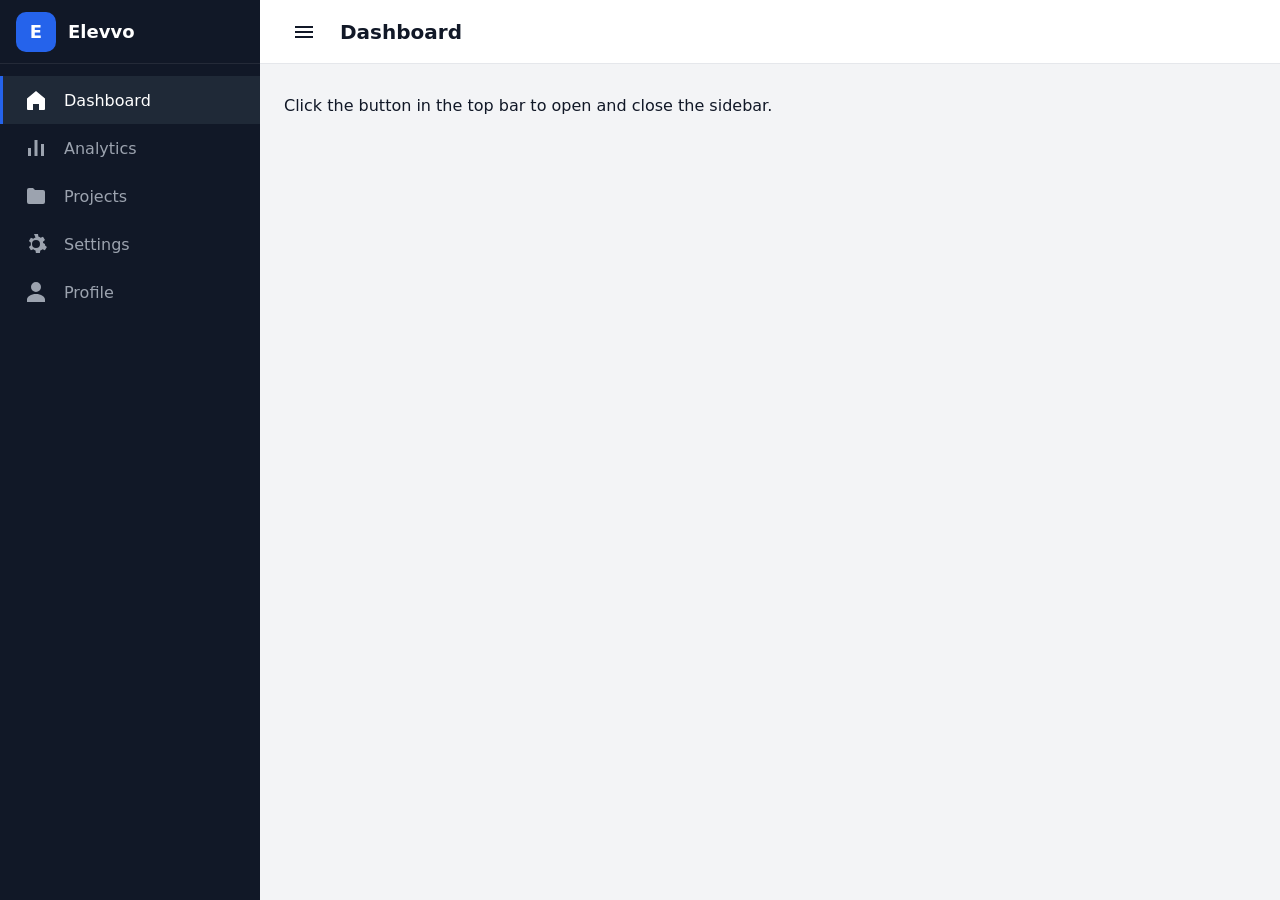
<file: task1-collapsible-sidebar/index.html>
<!DOCTYPE html>
<html lang="en">
<head>
    <meta charset="UTF-8">
    <meta name="viewport" content="width=device-width, initial-scale=1.0">
    <title>Collapsible Sidebar</title>
    <link rel="stylesheet" href="style.css">
</head>
<body>

    <div class="layout">

        <aside class="sidebar" id="sidebar">

            <div class="sidebar-head">
                <div class="logo">
                    <span class="logo-mark">E</span>
                    <span class="logo-text">Elevvo</span>
                </div>
            </div>

            <nav class="menu">
                <a class="menu-item active" href="#">
                    <svg class="icon" viewBox="0 0 24 24"><path d="M3 10.5 12 3l9 7.5V21a1 1 0 0 1-1 1h-5v-6H9v6H4a1 1 0 0 1-1-1z"/></svg>
                    <span class="label">Dashboard</span>
                </a>
                <a class="menu-item" href="#">
                    <svg class="icon" viewBox="0 0 24 24"><path d="M4 20h3v-8H4zm6.5 0h3V4h-3zM17 20h3v-12h-3z"/></svg>
                    <span class="label">Analytics</span>
                </a>
                <a class="menu-item" href="#">
                    <svg class="icon" viewBox="0 0 24 24"><path d="M3 6a2 2 0 0 1 2-2h4l2 2h8a2 2 0 0 1 2 2v10a2 2 0 0 1-2 2H5a2 2 0 0 1-2-2z"/></svg>
                    <span class="label">Projects</span>
                </a>
                <a class="menu-item" href="#">
                    <svg class="icon" viewBox="0 0 24 24"><path d="M12 8a4 4 0 1 0 0 8 4 4 0 0 0 0-8m9 4a9 9 0 0 1-.1 1.3l2 1.6-2 3.4-2.4-1a9 9 0 0 1-2.2 1.3l-.4 2.4h-4l-.4-2.4a9 9 0 0 1-2.2-1.3l-2.4 1-2-3.4 2-1.6a9 9 0 0 1 0-2.6l-2-1.6 2-3.4 2.4 1a9 9 0 0 1 2.2-1.3L10 2h4l.4 2.4a9 9 0 0 1 2.2 1.3l2.4-1 2 3.4-2 1.6c.06.43.1.86.1 1.3"/></svg>
                    <span class="label">Settings</span>
                </a>
                <a class="menu-item" href="#">
                    <svg class="icon" viewBox="0 0 24 24"><path d="M12 12a5 5 0 1 0 0-10 5 5 0 0 0 0 10m0 2c-5 0-9 2.5-9 5.5V22h18v-2.5c0-3-4-5.5-9-5.5"/></svg>
                    <span class="label">Profile</span>
                </a>
            </nav>

        </aside>

        <main class="content">
            <header class="topbar">
                <button class="toggle" id="toggle" aria-label="Toggle sidebar" aria-expanded="true">
                    <svg viewBox="0 0 24 24"><path d="M3 6h18v2H3zm0 5h18v2H3zm0 5h18v2H3z"/></svg>
                </button>
                <h1>Dashboard</h1>
            </header>

            <section class="page">
                <p>Click the button in the top bar to open and close the sidebar.</p>
            </section>
        </main>

    </div>

    <script src="script.js"></script>
</body>
</html>
</file>
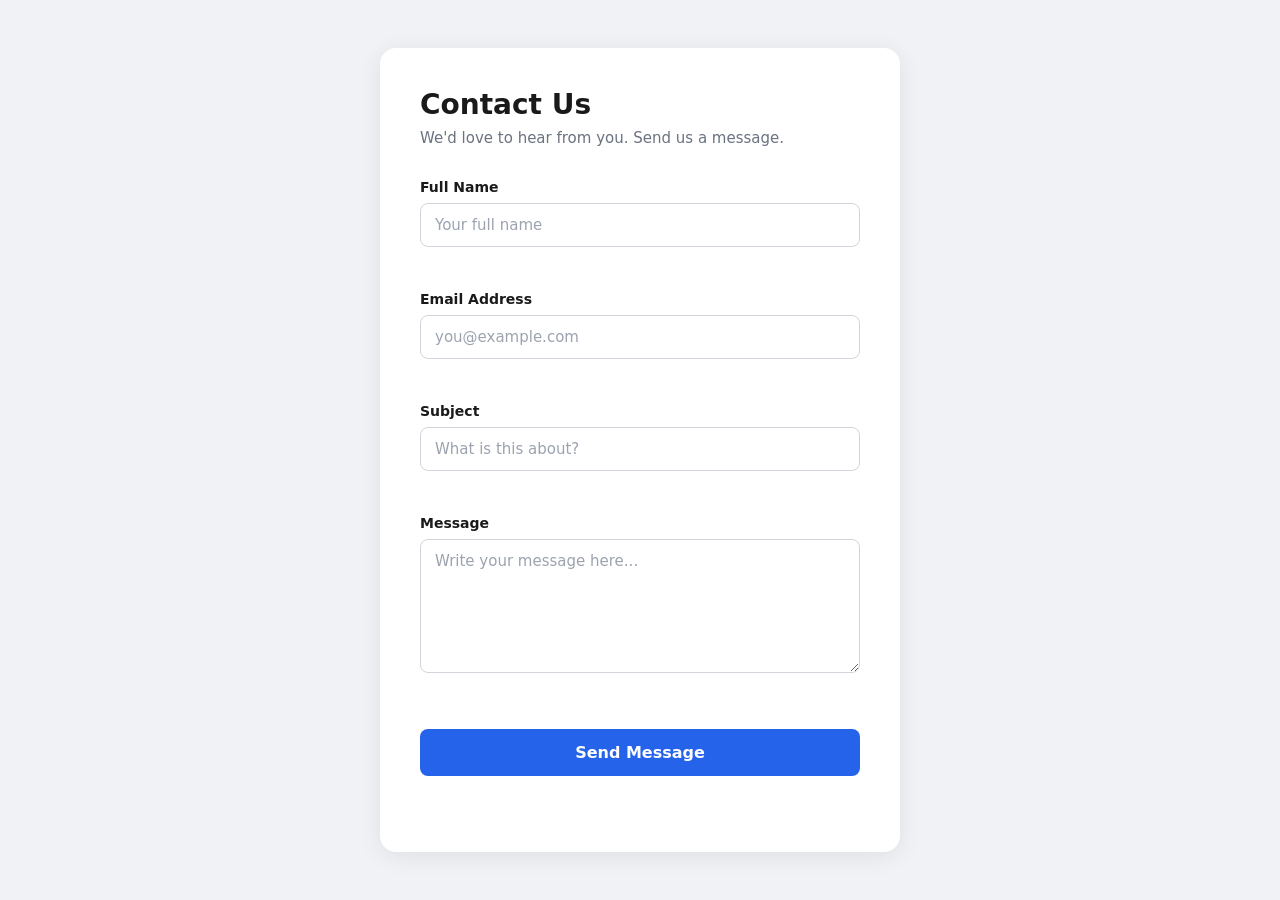
<file: task2-contact-form/index.html>
<!DOCTYPE html>
<html lang="en">
<head>
    <meta charset="UTF-8">
    <meta name="viewport" content="width=device-width, initial-scale=1.0">
    <title>Contact Us</title>
    <link rel="stylesheet" href="style.css">
</head>
<body>

    <main class="container">

        <h1>Contact Us</h1>
        <p class="subtitle">We'd love to hear from you. Send us a message.</p>

        <form id="contactForm" novalidate>

            <div class="field">
                <label for="name">Full Name</label>
                <input type="text" id="name" name="name" placeholder="Your full name">
                <span class="error" id="nameError"></span>
            </div>

            <div class="field">
                <label for="email">Email Address</label>
                <input type="email" id="email" name="email" placeholder="you@example.com">
                <span class="error" id="emailError"></span>
            </div>

            <div class="field">
                <label for="subject">Subject</label>
                <input type="text" id="subject" name="subject" placeholder="What is this about?">
                <span class="error" id="subjectError"></span>
            </div>

            <div class="field">
                <label for="message">Message</label>
                <textarea id="message" name="message" rows="6" placeholder="Write your message here..."></textarea>
                <span class="error" id="messageError"></span>
            </div>

            <button type="submit">Send Message</button>

            <p class="status" id="formStatus"></p>

        </form>

    </main>

    <script src="script.js"></script>
</body>
</html>
</file>
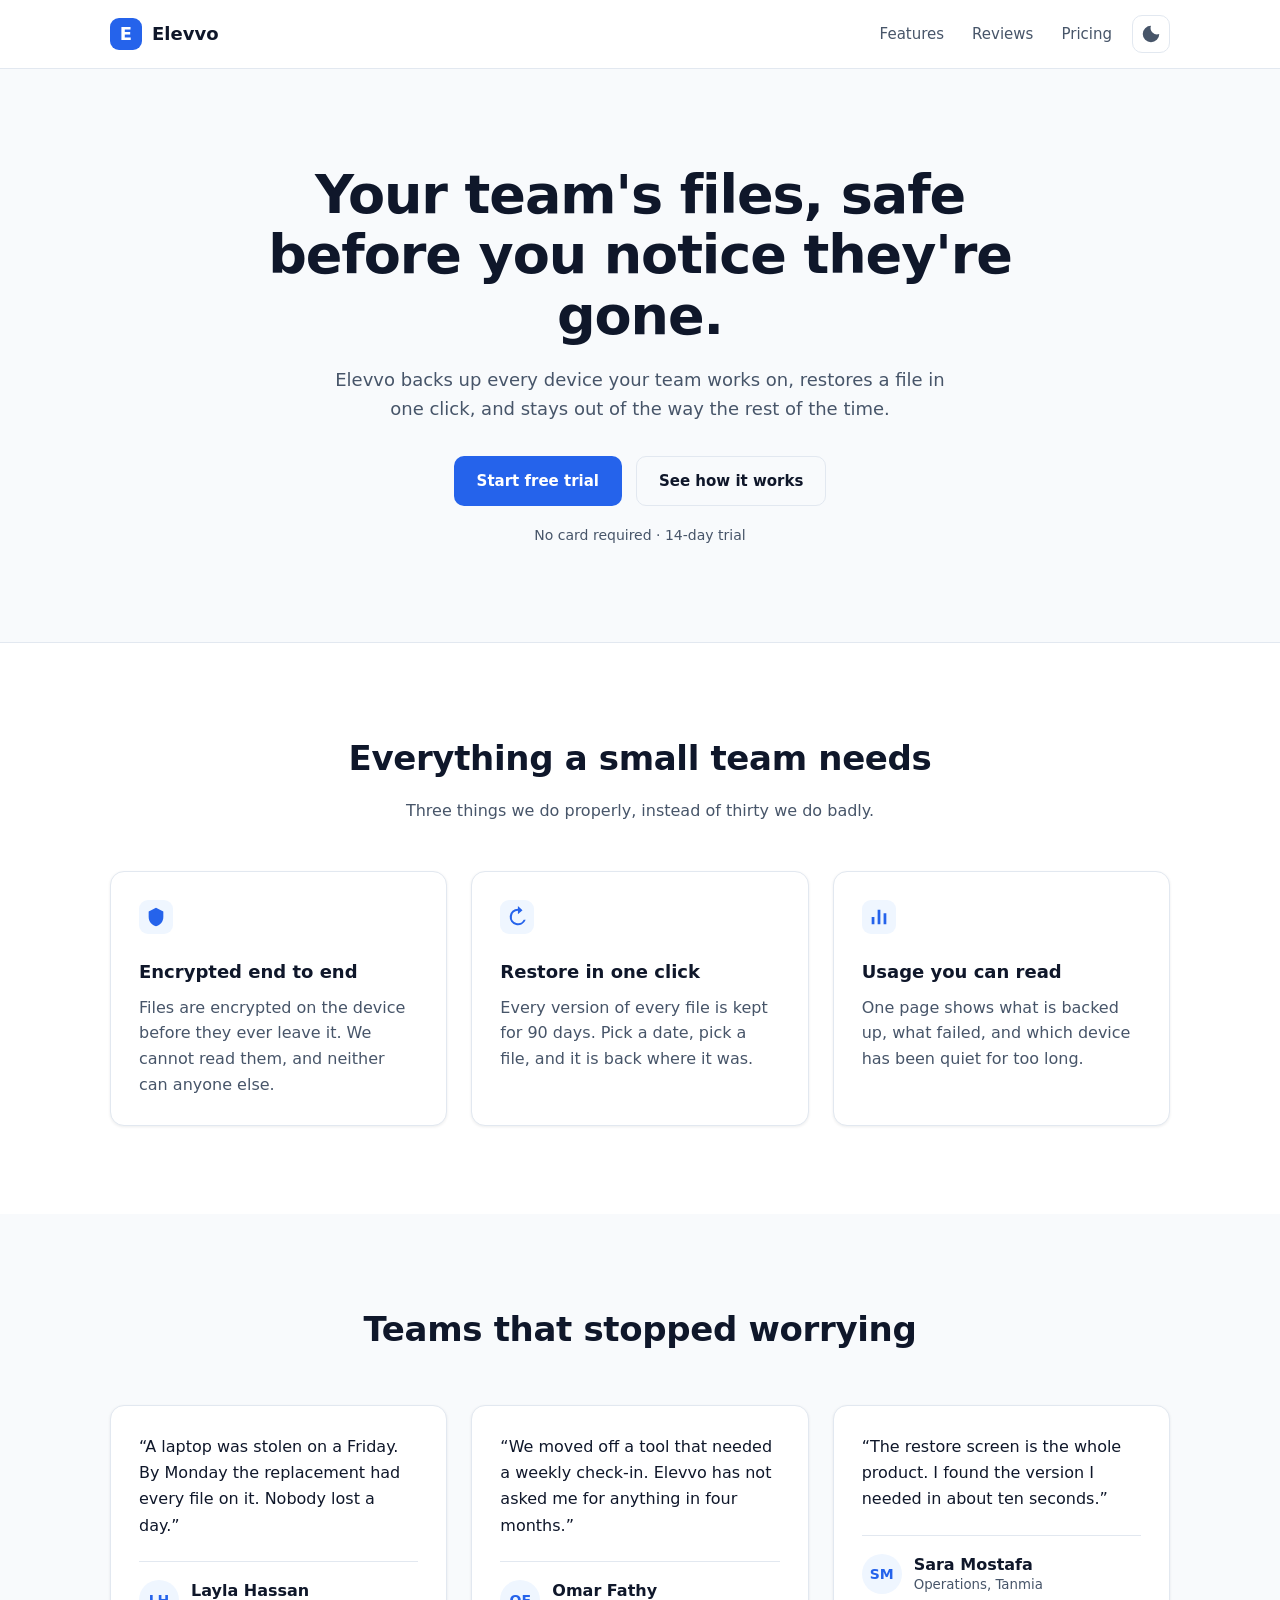
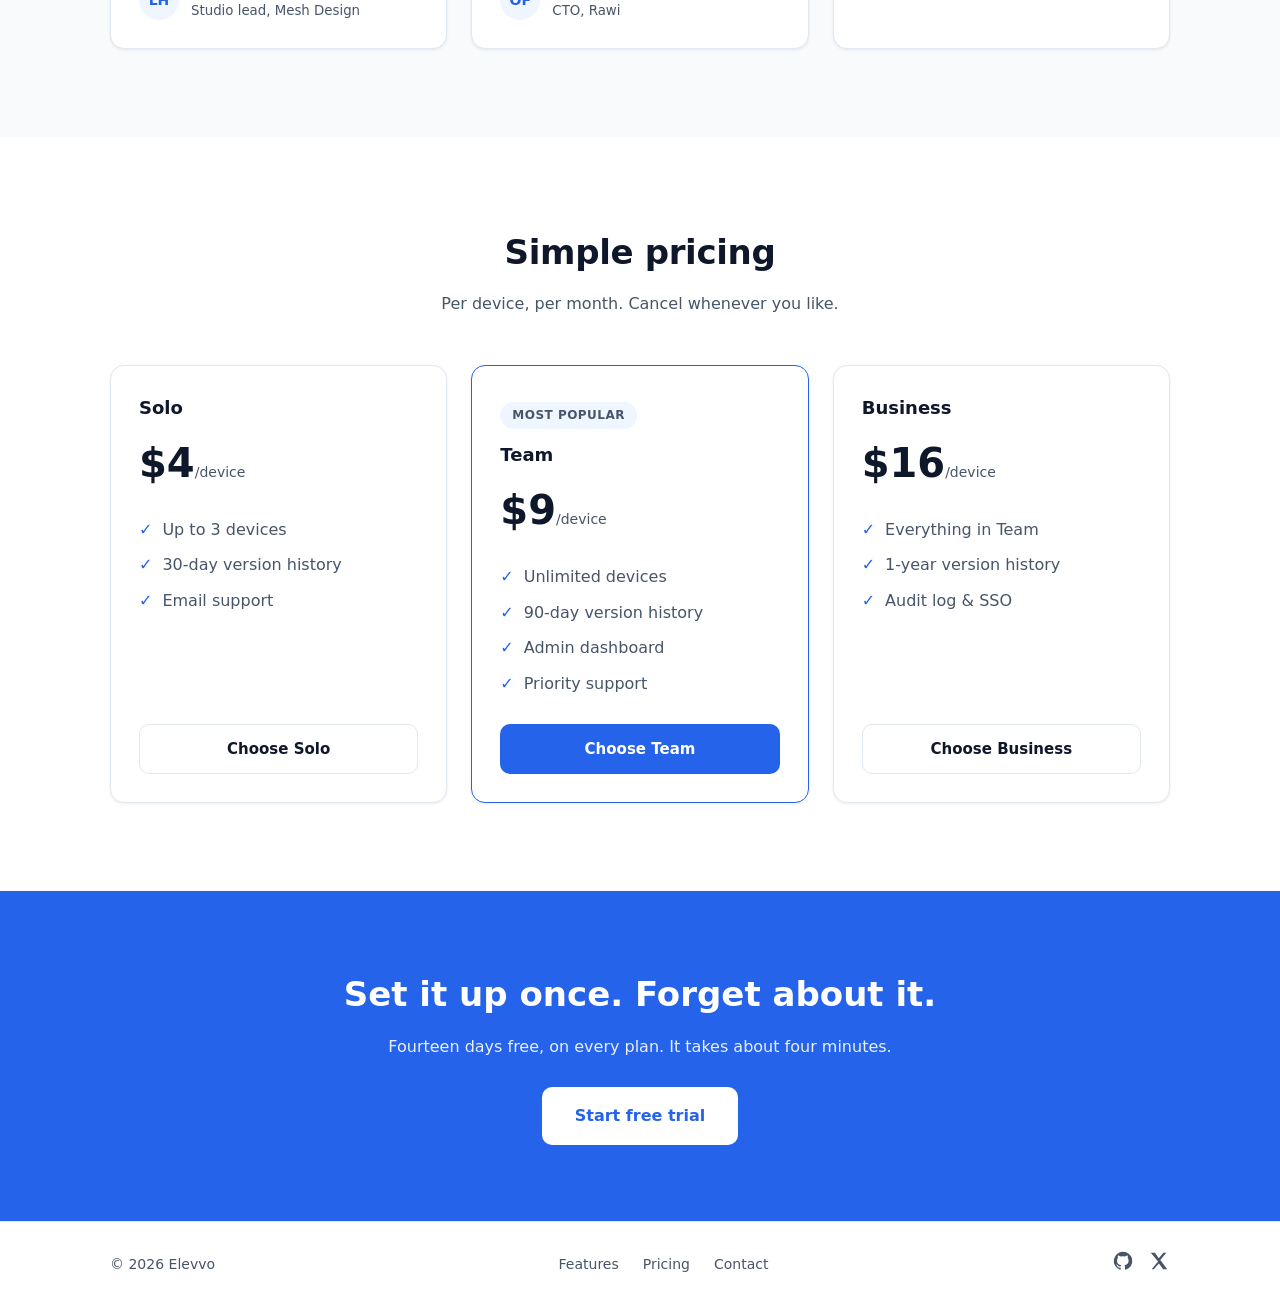
<file: task5-landing-page/index.html>
<!DOCTYPE html>
<html lang="en">
<head>
    <meta charset="UTF-8">
    <meta name="viewport" content="width=device-width, initial-scale=1.0">
    <title>Elevvo — Backup that just works</title>
    <link rel="stylesheet" href="style.css">
</head>
<body>

    <header class="site-header">
        <div class="container header-inner">
            <a class="logo" href="#">
                <span class="logo-mark">E</span>
                <span class="logo-text">Elevvo</span>
            </a>

            <nav class="site-nav">
                <a href="#features">Features</a>
                <a href="#testimonials">Reviews</a>
                <a href="#pricing">Pricing</a>
            </nav>

            <button class="theme-toggle" id="themeToggle" type="button" aria-label="Switch to dark mode">
                <svg class="icon" viewBox="0 0 24 24"><path d="M12 3a9 9 0 1 0 9 9 7 7 0 0 1-9-9z"/></svg>
            </button>
        </div>
    </header>

    <main>

        <!-- 1 — Hero -->
        <section class="hero">
            <div class="container hero-inner">
                <h1>Your team's files, safe before you notice they're gone.</h1>
                <p class="lead">Elevvo backs up every device your team works on, restores a file in one click, and stays out of the way the rest of the time.</p>
                <div class="hero-actions">
                    <a class="btn btn-primary" href="#pricing">Start free trial</a>
                    <a class="btn btn-ghost" href="#features">See how it works</a>
                </div>
                <p class="hero-note">No card required &middot; 14-day trial</p>
            </div>
        </section>

        <!-- 2 — Features -->
        <section class="section" id="features">
            <div class="container">
                <h2 class="section-title">Everything a small team needs</h2>
                <p class="section-sub">Three things we do properly, instead of thirty we do badly.</p>

                <div class="grid grid-3">
                    <article class="card">
                        <svg class="icon" viewBox="0 0 24 24"><path d="M12 2 4 6v6c0 5 3.4 9.1 8 10 4.6-.9 8-5 8-10V6z"/></svg>
                        <h3>Encrypted end to end</h3>
                        <p>Files are encrypted on the device before they ever leave it. We cannot read them, and neither can anyone else.</p>
                    </article>

                    <article class="card">
                        <svg class="icon" viewBox="0 0 24 24"><path d="M13 3a9 9 0 1 0 8.5 12h-2.2A6.8 6.8 0 1 1 13 5.2V9l5-4.5L13 0z"/></svg>
                        <h3>Restore in one click</h3>
                        <p>Every version of every file is kept for 90 days. Pick a date, pick a file, and it is back where it was.</p>
                    </article>

                    <article class="card">
                        <svg class="icon" viewBox="0 0 24 24"><path d="M4 20h3v-8H4zm6.5 0h3V4h-3zM17 20h3v-12h-3z"/></svg>
                        <h3>Usage you can read</h3>
                        <p>One page shows what is backed up, what failed, and which device has been quiet for too long.</p>
                    </article>
                </div>
            </div>
        </section>

        <!-- 3 — Testimonials -->
        <section class="section section-alt" id="testimonials">
            <div class="container">
                <h2 class="section-title">Teams that stopped worrying</h2>

                <div class="grid grid-3">
                    <figure class="card quote">
                        <blockquote>A laptop was stolen on a Friday. By Monday the replacement had every file on it. Nobody lost a day.</blockquote>
                        <figcaption>
                            <span class="avatar">LH</span>
                            <span class="who"><strong>Layla Hassan</strong><small>Studio lead, Mesh Design</small></span>
                        </figcaption>
                    </figure>

                    <figure class="card quote">
                        <blockquote>We moved off a tool that needed a weekly check-in. Elevvo has not asked me for anything in four months.</blockquote>
                        <figcaption>
                            <span class="avatar">OF</span>
                            <span class="who"><strong>Omar Fathy</strong><small>CTO, Rawi</small></span>
                        </figcaption>
                    </figure>

                    <figure class="card quote">
                        <blockquote>The restore screen is the whole product. I found the version I needed in about ten seconds.</blockquote>
                        <figcaption>
                            <span class="avatar">SM</span>
                            <span class="who"><strong>Sara Mostafa</strong><small>Operations, Tanmia</small></span>
                        </figcaption>
                    </figure>
                </div>
            </div>
        </section>

        <!-- 4 — Pricing -->
        <section class="section" id="pricing">
            <div class="container">
                <h2 class="section-title">Simple pricing</h2>
                <p class="section-sub">Per device, per month. Cancel whenever you like.</p>

                <div class="grid grid-3">
                    <article class="card plan">
                        <h3>Solo</h3>
                        <p class="price"><span>$4</span>/device</p>
                        <ul class="plan-list">
                            <li>Up to 3 devices</li>
                            <li>30-day version history</li>
                            <li>Email support</li>
                        </ul>
                        <a class="btn btn-ghost" href="#">Choose Solo</a>
                    </article>

                    <article class="card plan featured">
                        <p class="badge">Most popular</p>
                        <h3>Team</h3>
                        <p class="price"><span>$9</span>/device</p>
                        <ul class="plan-list">
                            <li>Unlimited devices</li>
                            <li>90-day version history</li>
                            <li>Admin dashboard</li>
                            <li>Priority support</li>
                        </ul>
                        <a class="btn btn-primary" href="#">Choose Team</a>
                    </article>

                    <article class="card plan">
                        <h3>Business</h3>
                        <p class="price"><span>$16</span>/device</p>
                        <ul class="plan-list">
                            <li>Everything in Team</li>
                            <li>1-year version history</li>
                            <li>Audit log &amp; SSO</li>
                        </ul>
                        <a class="btn btn-ghost" href="#">Choose Business</a>
                    </article>
                </div>
            </div>
        </section>

        <!-- 5 — Call to action -->
        <section class="cta">
            <div class="container cta-inner">
                <h2>Set it up once. Forget about it.</h2>
                <p>Fourteen days free, on every plan. It takes about four minutes.</p>
                <a class="btn btn-primary btn-lg" href="#">Start free trial</a>
            </div>
        </section>

    </main>

    <footer class="site-footer">
        <div class="container footer-inner">
            <p class="copy">&copy; 2026 Elevvo</p>

            <nav class="footer-links">
                <a href="#features">Features</a>
                <a href="#pricing">Pricing</a>
                <a href="#">Contact</a>
            </nav>

            <div class="social">
                <a href="#" aria-label="Elevvo on GitHub">
                    <svg class="icon" viewBox="0 0 24 24"><path d="M12 2a10 10 0 0 0-3.2 19.5c.5.1.7-.2.7-.5v-1.7c-2.8.6-3.4-1.3-3.4-1.3-.5-1.2-1.1-1.5-1.1-1.5-.9-.6.1-.6.1-.6 1 .1 1.5 1 1.5 1 .9 1.5 2.3 1.1 2.9.8.1-.6.3-1.1.6-1.3-2.2-.3-4.6-1.1-4.6-5 0-1.1.4-2 1-2.7-.1-.3-.4-1.3.1-2.6 0 0 .8-.3 2.7 1a9.4 9.4 0 0 1 5 0c1.9-1.3 2.7-1 2.7-1 .5 1.3.2 2.3.1 2.6.6.7 1 1.6 1 2.7 0 3.9-2.4 4.7-4.6 5 .4.3.7.9.7 1.9v2.8c0 .3.2.6.7.5A10 10 0 0 0 12 2z"/></svg>
                </a>
                <a href="#" aria-label="Elevvo on X">
                    <svg class="icon" viewBox="0 0 24 24"><path d="M3 3h4.5l4.3 6 5-6H20l-6.6 7.9L21 21h-4.5l-4.6-6.4L6.4 21H4l7-8.4z"/></svg>
                </a>
            </div>
        </div>
    </footer>

    <script src="script.js"></script>
</body>
</html>
</file>
<file: task1-collapsible-sidebar/style.css>
:root {
    --sidebar-open: 260px;
    --sidebar-closed: 72px;
    --topbar-height: 64px;
    --speed: 0.28s;

    --bg: #f3f4f6;
    --panel: #111827;
    --panel-hover: #1f2937;
    --panel-active: #2563eb;
    --panel-text: #9ca3af;
    --panel-text-strong: #ffffff;
    --text: #111827;
    --border: #e5e7eb;
}



* {
    margin: 0;
    padding: 0;
    box-sizing: border-box;
}

body {
    font-family: system-ui, -apple-system, "Segoe UI", Roboto, sans-serif;
    background-color: var(--bg);
    color: var(--text);
}



.layout {
    display: flex;
    min-height: 100vh;
}

/* ---------- Sidebar ---------- */

.sidebar {
    width: var(--sidebar-open);
    flex-shrink: 0;
    background-color: var(--panel);
    overflow: hidden;
    transition: width var(--speed) ease;
}

.sidebar.collapsed {
    width: var(--sidebar-closed);
}

.sidebar-head {
    height: var(--topbar-height);
    display: flex;
    align-items: center;
    padding: 0 16px;
    border-bottom: 1px solid rgba(255, 255, 255, 0.08);
}

.logo {
    display: flex;
    align-items: center;
    gap: 12px;
    white-space: nowrap;
}

.logo-mark {
    width: 40px;
    height: 40px;
    flex-shrink: 0;
    display: flex;
    align-items: center;
    justify-content: center;
    font-size: 18px;
    font-weight: 700;
    color: var(--panel-text-strong);
    background-color: var(--panel-active);
    border-radius: 10px;
}

.logo-text {
    font-size: 18px;
    font-weight: 600;
    color: var(--panel-text-strong);
}

/* ----------Menu ---------- */

.menu {
    padding: 12px 0;
}

.menu-item {
    display: flex;
    align-items: center;
    gap: 16px;
    height: 48px;
    padding: 0 24px;
    color: var(--panel-text);
    text-decoration: none;
    white-space: nowrap;
    transition: background-color var(--speed), color var(--speed);
}

.menu-item:hover {
    background-color: var(--panel-hover);
    color: var(--panel-text-strong);
}

.menu-item.active {
    color: var(--panel-text-strong);
    background-color: var(--panel-hover);
    box-shadow: inset 3px 0 0 var(--panel-active);
}

.icon {
    width: 24px;
    height: 24px;
    flex-shrink: 0;
    fill: currentColor;
}

/* ----------  What hides when collapsed ---------- */

.label,
.logo-text {
    opacity: 1;
    transition: opacity var(--speed) ease;
}

.sidebar.collapsed .label,
.sidebar.collapsed .logo-text {
    opacity: 0;
}

/* ---------- Content ---------- */

.content {
    flex: 1;
    min-width: 0;
}

.topbar {
    height: var(--topbar-height);
    display: flex;
    align-items: center;
    gap: 16px;
    padding: 0 24px;
    background-color: #ffffff;
    border-bottom: 1px solid var(--border);
}

.topbar h1 {
    font-size: 20px;
    font-weight: 600;
}

.toggle {
    width: 40px;
    height: 40px;
    display: flex;
    align-items: center;
    justify-content: center;
    color: var(--text);
    background-color: transparent;
    border: none;
    border-radius: 8px;
    cursor: pointer;
    transition: background-color var(--speed);
}

.toggle:hover {
    background-color: var(--bg);
}

.toggle svg {
    width: 24px;
    height: 24px;
    fill: currentColor;
}

.page {
    padding: 32px 24px;
}

/* ---------- Phones ---------- */

@media (max-width: 768px) {
    .sidebar {
        position: fixed;
        top: 0;
        bottom: 0;
        left: 0;
        z-index: 20;
        width: var(--sidebar-open);
        transition: transform var(--speed) ease;
    }

    .sidebar.collapsed {
        width: var(--sidebar-open);
        transform: translateX(-100%);
    }

    .sidebar.collapsed .label,
    .sidebar.collapsed .logo-text {
        opacity: 1;
    }
}
</file>
<file: task2-contact-form/style.css>
* {
    margin: 0;
    padding: 0;
    box-sizing: border-box;
}


body {
    font-family: system-ui, -apple-system, "Segoe UI", Roboto, sans-serif;
    background-color: #f0f2f5;
    color: #1a1a1a;
    min-height: 100vh;
    display: flex;
    align-items: center;
    justify-content: center;
    padding: 24px 16px;
}



.container {
    background-color: #ffffff;
    width: 100%;
    max-width: 520px;
    padding: 40px;
    border-radius: 16px;
    box-shadow: 0 4px 24px rgba(0, 0, 0, 0.08);
}

h1 {
    font-size: 28px;
    margin-bottom: 8px;
}

.subtitle {
    color: #6b7280;
    font-size: 15px;
    margin-bottom: 32px;
}



.field {
    margin-bottom: 20px;
}

label {
    display: block;
    font-size: 14px;
    font-weight: 600;
    margin-bottom: 8px;
}

input,
textarea {
    width: 100%;
    padding: 12px 14px;
    font-family: inherit;
    font-size: 15px;
    color: inherit;
    background-color: #ffffff;
    border: 1px solid #d1d5db;
    border-radius: 8px;
    transition: border-color 0.2s, box-shadow 0.2s;
}

textarea {
    resize: vertical;
    min-height: 120px;
}

input::placeholder,
textarea::placeholder {
    color: #9ca3af;
}

input:focus,
textarea:focus {
    outline: none;
    border-color: #2563eb;
    box-shadow: 0 0 0 3px rgba(37, 99, 235, 0.15);
}



button {
    width: 100%;
    padding: 14px;
    margin-top: 8px;
    font-family: inherit;
    font-size: 16px;
    font-weight: 600;
    color: #ffffff;
    background-color: #2563eb;
    border: none;
    border-radius: 8px;
    cursor: pointer;
    transition: background-color 0.2s;
}

button:hover {
    background-color: #1d4ed8;
}

button:active {
    background-color: #1e40af;
}



@media (max-width: 480px) {
    .container {
        padding: 24px 20px;
    }

    h1 {
        font-size: 24px;
    }
}

/* ---------- 7. Validation ---------- */

.error {
    display: block;
    min-height: 18px;
    margin-top: 6px;
    font-size: 13px;
    color: #dc2626;
}

input.invalid,
textarea.invalid {
    border-color: #dc2626;
}

input.invalid:focus,
textarea.invalid:focus {
    border-color: #dc2626;
    box-shadow: 0 0 0 3px rgba(220, 38, 38, 0.15);
}

.status {
    min-height: 20px;
    margin-top: 16px;
    font-size: 15px;
    text-align: center;
}

.status.success {
    color: #16a34a;
}

.status.failure {
    color: #dc2626;
}
</file>
<file: task5-landing-page/style.css>
/* ---------- 1. tokens ---------- */

:root {
    --bg: #ffffff;
    --bg-alt: #f8fafc;
    --surface: #ffffff;
    --text: #0f172a;
    --text-soft: #475569;
    --border: #e2e8f0;
    --brand: #2563eb;
    --brand-strong: #1d4ed8;
    --brand-soft: #eff6ff;
    --shadow: 0 1px 3px rgba(15, 23, 42, 0.08);

    --container: 1100px;
    --radius: 14px;
    --speed: 0.2s;
}

/* ---------- 2. dark mode ---------- */

[data-theme="dark"] {
    --bg: #0b1120;
    --bg-alt: #111a2e;
    --surface: #131d33;
    --text: #e2e8f0;
    --text-soft: #94a3b8;
    --border: #1e2a47;
    --brand: #60a5fa;
    --brand-strong: #3b82f6;
    --brand-soft: #16233f;
    --shadow: 0 1px 3px rgba(0, 0, 0, 0.4);
}

/* ---------- 3. reset ---------- */

* {
    margin: 0;
    padding: 0;
    box-sizing: border-box;
}

body {
    font-family: system-ui, -apple-system, "Segoe UI", Roboto, sans-serif;
    background-color: var(--bg);
    color: var(--text);
    line-height: 1.6;
    transition: background-color var(--speed), color var(--speed);
}

a { color: inherit; text-decoration: none; }

ul { list-style: none; }

.icon {
    width: 22px;
    height: 22px;
    fill: currentColor;
}

/* ---------- 4. container ---------- */

.container {
    width: 100%;
    max-width: var(--container);
    margin-inline: auto;
    padding-inline: 20px;
}

/* ---------- 5. buttons ---------- */

.btn {
    display: inline-block;
    padding: 12px 22px;
    border-radius: 10px;
    border: 1px solid transparent;
    font-size: 15px;
    font-weight: 600;
    cursor: pointer;
    transition: background-color var(--speed), border-color var(--speed);
}

.btn-primary {
    background-color: var(--brand);
    color: #ffffff;
}

.btn-primary:hover { background-color: var(--brand-strong); }

.btn-ghost {
    border-color: var(--border);
    color: var(--text);
}

.btn-ghost:hover { border-color: var(--brand); color: var(--brand); }

.btn-lg { padding: 15px 32px; font-size: 16px; }

/* ---------- 6. header ---------- */

.site-header {
    position: sticky;
    top: 0;
    z-index: 10;
    background-color: var(--bg);
    border-bottom: 1px solid var(--border);
}

.header-inner {
    display: flex;
    align-items: center;
    justify-content: space-between;
    gap: 20px;
    height: 68px;
}

.logo {
    display: flex;
    align-items: center;
    gap: 10px;
    font-weight: 700;
    font-size: 18px;
}

.logo-mark {
    display: grid;
    place-items: center;
    width: 32px;
    height: 32px;
    border-radius: 9px;
    background-color: var(--brand);
    color: #ffffff;
}

.site-nav {
    display: flex;
    gap: 28px;
    margin-left: auto;
    font-size: 15px;
    color: var(--text-soft);
}

.site-nav a:hover { color: var(--brand); }

.theme-toggle {
    display: grid;
    place-items: center;
    width: 38px;
    height: 38px;
    border: 1px solid var(--border);
    border-radius: 10px;
    background-color: transparent;
    color: var(--text-soft);
    cursor: pointer;
    transition: color var(--speed), border-color var(--speed);
}

.theme-toggle:hover { color: var(--brand); border-color: var(--brand); }

/* ---------- 7. hero ---------- */

.hero {
    background-color: var(--bg-alt);
    border-bottom: 1px solid var(--border);
}

.hero-inner {
    text-align: center;
    padding-block: 96px;
}

.hero h1 {
    max-width: 760px;
    margin-inline: auto;
    font-size: 54px;
    line-height: 1.12;
    letter-spacing: -0.02em;
}

.lead {
    max-width: 620px;
    margin: 20px auto 0;
    font-size: 18px;
    color: var(--text-soft);
}

.hero-actions {
    display: flex;
    justify-content: center;
    gap: 14px;
    margin-top: 32px;
}

.hero-note {
    margin-top: 18px;
    font-size: 14px;
    color: var(--text-soft);
}

/* ---------- 8. sections ---------- */

.section { padding-block: 88px; }

.section-alt { background-color: var(--bg-alt); }

.section-title {
    text-align: center;
    font-size: 34px;
    letter-spacing: -0.01em;
}

.section-sub {
    max-width: 560px;
    margin: 12px auto 0;
    text-align: center;
    color: var(--text-soft);
}

/* ---------- 9. grid ---------- */

.grid {
    display: grid;
    gap: 24px;
    margin-top: 48px;
}

.grid-3 { grid-template-columns: repeat(3, 1fr); }

/* ---------- 10. cards ---------- */

.card {
    padding: 28px;
    border: 1px solid var(--border);
    border-radius: var(--radius);
    background-color: var(--surface);
    box-shadow: var(--shadow);
}

.card .icon {
    width: 34px;
    height: 34px;
    padding: 6px;
    border-radius: 9px;
    background-color: var(--brand-soft);
    color: var(--brand);
}

.card h3 {
    margin-top: 16px;
    font-size: 18px;
}

.card p { margin-top: 8px; color: var(--text-soft); }

/* quotes */

.quote blockquote {
    font-size: 16px;
    line-height: 1.65;
}

.quote blockquote::before { content: "\201C"; }
.quote blockquote::after  { content: "\201D"; }

.quote figcaption {
    display: flex;
    align-items: center;
    gap: 12px;
    margin-top: 22px;
    padding-top: 18px;
    border-top: 1px solid var(--border);
}

.avatar {
    display: grid;
    place-items: center;
    width: 40px;
    height: 40px;
    border-radius: 50%;
    background-color: var(--brand-soft);
    color: var(--brand);
    font-size: 14px;
    font-weight: 700;
}

.who { display: flex; flex-direction: column; line-height: 1.35; }

.who small { color: var(--text-soft); }

/* pricing */

.plan { display: flex; flex-direction: column; }

.plan h3 { margin-top: 0; }

.price {
    margin-top: 10px;
    color: var(--text-soft);
    font-size: 14px;
}

.price span {
    font-size: 40px;
    font-weight: 700;
    color: var(--text);
}

.plan-list {
    margin-top: 22px;
    margin-bottom: 28px;
    display: flex;
    flex-direction: column;
    gap: 10px;
    color: var(--text-soft);
}

.plan-list li::before {
    content: "✓";
    margin-right: 10px;
    color: var(--brand);
    font-weight: 700;
}

/* auto pushes the button to the bottom, so the three cards line their
   buttons up even though they list a different number of features */
.plan .btn { margin-top: auto; text-align: center; }

.featured { border-color: var(--brand); }

.badge {
    /* .plan is a flex column, and its default align-items: stretch would
       widen the badge to the whole card */
    align-self: flex-start;
    margin-bottom: 12px;
    padding: 4px 12px;
    border-radius: 999px;
    background-color: var(--brand-soft);
    color: var(--brand);
    font-size: 12px;
    font-weight: 700;
    text-transform: uppercase;
    letter-spacing: 0.04em;
}

/* ---------- 11. cta + footer ---------- */

.cta {
    background-color: var(--brand);
    color: #ffffff;
}

.cta-inner {
    text-align: center;
    padding-block: 76px;
}

.cta h2 { font-size: 34px; }

.cta p { margin-top: 12px; opacity: 0.9; }

.cta .btn-primary {
    margin-top: 28px;
    background-color: #ffffff;
    color: var(--brand);
}

.cta .btn-primary:hover { background-color: var(--bg-alt); }

.site-footer {
    border-top: 1px solid var(--border);
    background-color: var(--bg);
}

.footer-inner {
    display: flex;
    align-items: center;
    justify-content: space-between;
    gap: 20px;
    padding-block: 28px;
    color: var(--text-soft);
    font-size: 14px;
}

.footer-links { display: flex; gap: 24px; }

.footer-links a:hover { color: var(--brand); }

.social { display: flex; gap: 14px; }

.social a:hover { color: var(--brand); }

/* ---------- 12. tablet ---------- */

@media (max-width: 900px) {
    .hero-inner { padding-block: 72px; }
    .hero h1 { font-size: 42px; }
    .section { padding-block: 64px; }
    .section-title { font-size: 28px; }

    .grid-3 { grid-template-columns: repeat(2, 1fr); }

    .site-nav { display: none; }
}

/* ---------- 13. mobile ---------- */

@media (max-width: 640px) {
    .hero-inner { padding-block: 56px; }
    .hero h1 { font-size: 32px; }
    .lead { font-size: 16px; }

    .hero-actions { flex-direction: column; }
    .hero-actions .btn { width: 100%; text-align: center; }

    .grid-3 { grid-template-columns: 1fr; }

    .cta h2 { font-size: 26px; }

    .footer-inner {
        flex-direction: column;
        text-align: center;
    }
}
</file>
